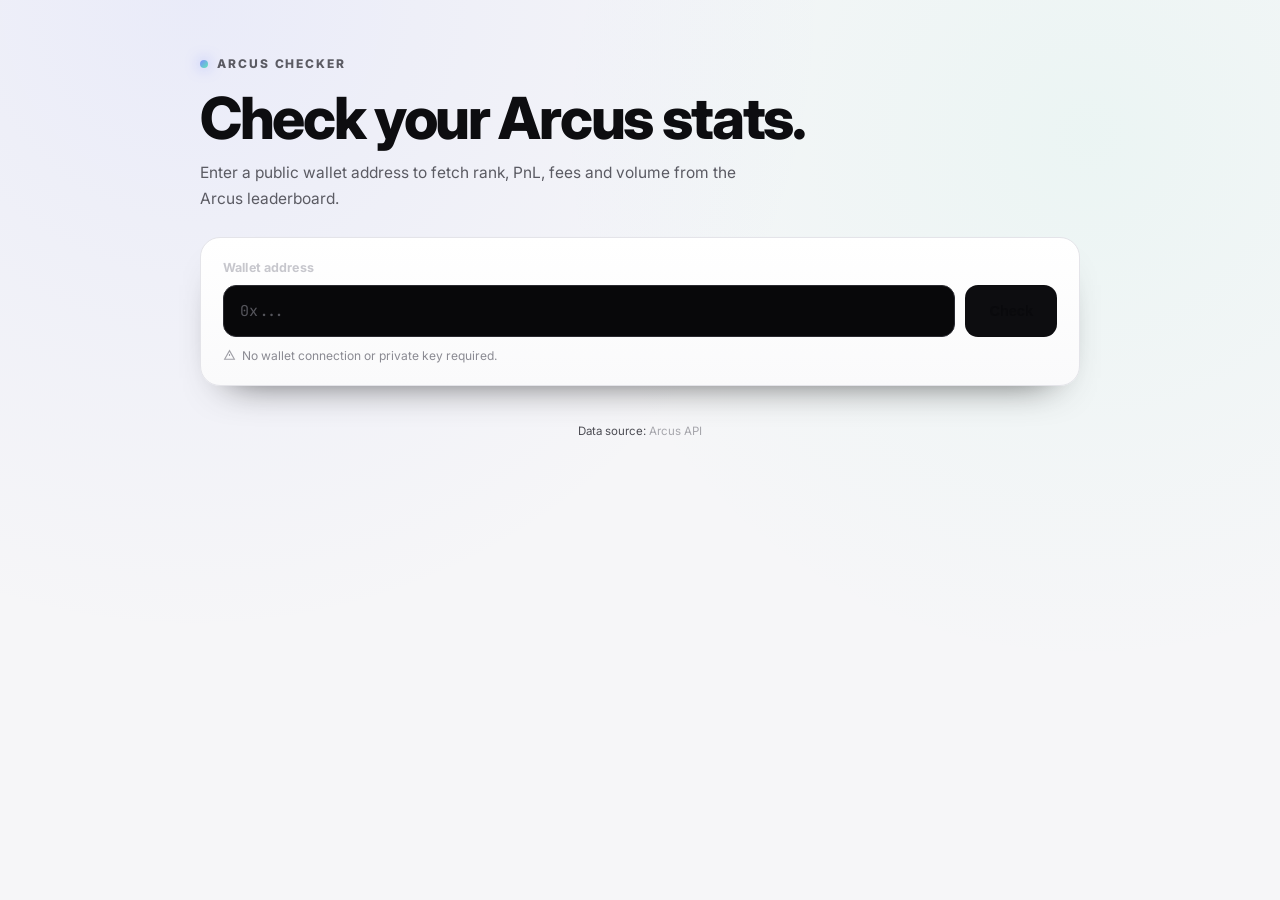
<file: arcus-checker-1.html>
<!doctype html>
<html lang="en">
<head>
<meta charset="UTF-8">
<meta name="viewport" content="width=device-width, initial-scale=1, viewport-fit=cover">
<meta name="description" content="Check Arcus leaderboard rank, PnL, fees and volume for any public wallet address.">
<title>Arcus Checker</title>
<link rel="preconnect" href="https://fonts.googleapis.com">
<link rel="preconnect" href="https://fonts.gstatic.com" crossorigin>
<link href="https://fonts.googleapis.com/css2?family=Inter:wght@400;500;600;700;800;900&family=JetBrains+Mono:wght@400;500;600;700&display=swap" rel="stylesheet">
<style>
  :root{
    box-sizing:border-box;
    --bg:#0a0a0d;
    --bg-soft:#111114;
    --card:#131317;
    --card-2:#0d0d10;
    --border:#242429;
    --border-soft:#1c1c21;
    --text:#f5f5f7;
    --text-dim:#98989f;
    --text-faint:#69696f;
    --accent:#7c8cff;
    --accent-2:#5ee6b8;
    --danger:#ff8080;
    --danger-bg:rgba(255,110,110,.08);
    --mono:"JetBrains Mono",ui-monospace,SFMono-Regular,"SF Mono",Menlo,Consolas,monospace;
    --sans:"Inter",ui-sans-serif,system-ui,-apple-system,"Segoe UI",sans-serif;
    --pos:#5ee6b8;
    --neg:#ff8080;
    padding-top:env(safe-area-inset-top,0px);
    padding-bottom:env(safe-area-inset-bottom,0px);
  }
  html{scroll-padding-top:env(safe-area-inset-top,0px);}
  *{box-sizing:border-box}
  body{
    margin:0;background:var(--bg);color:var(--text);font-family:var(--sans);
    min-height:100%;
    background-image:
      radial-gradient(circle at 15% 0%, rgba(124,140,255,.10), transparent 45%),
      radial-gradient(circle at 85% 15%, rgba(94,230,184,.07), transparent 40%);
    background-attachment:fixed;
  }
  html,body{height:100%}
  ::selection{background:var(--accent);color:#0a0a0d}

  .shell{width:min(880px,calc(100% - 32px));margin:0 auto;padding:56px 0 48px;}

  /* Hero */
  .brand{display:flex;align-items:center;gap:9px;font-size:12px;font-weight:800;letter-spacing:.16em;color:var(--text-dim);text-transform:uppercase}
  .brand .dot{width:8px;height:8px;border-radius:50%;background:linear-gradient(135deg,var(--accent),var(--accent-2));box-shadow:0 0 14px rgba(124,140,255,.7)}
  .hero{margin-bottom:26px}
  .hero h1{font-size:clamp(32px,6.4vw,58px);line-height:1.02;letter-spacing:-.04em;margin:18px 0 12px;font-weight:800}
  .hero p{max-width:560px;color:var(--text-dim);font-size:15.5px;line-height:1.65;margin:0}

  /* Card base */
  .card{
    background:linear-gradient(180deg,var(--card),var(--card-2));
    border:1px solid var(--border);border-radius:20px;padding:22px;
    box-shadow:0 1px 0 rgba(255,255,255,.02) inset, 0 20px 40px -28px rgba(0,0,0,.8);
  }

  .search-card label{display:block;font-size:12.5px;font-weight:700;margin-bottom:10px;color:#c7c7cd;letter-spacing:.01em}
  .search-row{display:flex;gap:10px}
  .search-row input{
    min-width:0;flex:1;background:#08080a;border:1px solid #2a2a30;color:#fff;border-radius:13px;
    padding:15px 16px;font:15px var(--mono);outline:none;transition:border-color .15s ease, box-shadow .15s ease;
  }
  .search-row input::placeholder{color:#55555c}
  .search-row input:focus{border-color:var(--accent);box-shadow:0 0 0 3px rgba(124,140,255,.15)}
  .search-row input.invalid{border-color:var(--danger)}
  .search-row button{
    border:0;border-radius:13px;padding:0 24px;background:var(--text);color:#0a0a0d;font-weight:800;font-size:14.5px;
    cursor:pointer;transition:transform .1s ease, opacity .15s ease;white-space:nowrap;
  }
  .search-row button:hover{opacity:.88}
  .search-row button:active{transform:scale(.97)}
  .search-row button:disabled{opacity:.5;cursor:default}
  .hint{margin-top:11px;color:var(--text-faint);font-size:12px;display:flex;align-items:center;gap:6px}
  .hint svg{flex:none;opacity:.8}
  .error{
    display:none;margin-top:12px;color:var(--danger);font-size:13px;background:var(--danger-bg);
    border:1px solid rgba(255,110,110,.25);border-radius:10px;padding:10px 12px;
  }
  .error.show{display:flex;align-items:center;gap:8px}

  /* Results */
  #results{margin-top:22px}
  #results.hidden{display:none}
  .toolbar{display:flex;justify-content:space-between;align-items:flex-start;gap:16px;margin-bottom:16px;flex-wrap:wrap}
  .address-row{display:flex;align-items:center;gap:8px;cursor:pointer}
  .address{font-family:var(--mono);font-size:13.5px;word-break:break-all;color:#e4e4e8}
  .address-row svg{flex:none;opacity:.5;transition:opacity .15s ease}
  .address-row:hover svg{opacity:.9}
  .status{color:var(--text-faint);font-size:12px;margin-top:6px;display:flex;align-items:center;gap:6px}
  .status .live{width:6px;height:6px;border-radius:50%;background:var(--pos);box-shadow:0 0 8px var(--pos)}
  .status .live.busy{background:var(--accent);box-shadow:0 0 8px var(--accent);animation:pulse 1s infinite}
  @keyframes pulse{0%,100%{opacity:1}50%{opacity:.35}}
  .secondary{
    height:38px;padding:0 15px;background:var(--bg-soft);color:#eee;border:1px solid var(--border);
    border-radius:11px;font-weight:700;font-size:13px;cursor:pointer;transition:border-color .15s ease,background .15s ease;
  }
  .secondary:hover{border-color:#3a3a41;background:#17171b}

  .tabs{display:flex;gap:6px;margin-bottom:14px;background:#0c0c0f;border:1px solid var(--border-soft);padding:4px;border-radius:12px;width:max-content}
  .tabs button{
    background:transparent;color:#888;border:0;border-radius:9px;padding:8px 16px;cursor:pointer;font-weight:700;font-size:13px;
    transition:background .15s ease,color .15s ease;
  }
  .tabs button.active{background:var(--bg-soft);color:#fff;box-shadow:0 1px 0 rgba(255,255,255,.04) inset}
  .tabs button:not(.active):hover{color:#bbb}

  .grid{display:grid;grid-template-columns:repeat(4,1fr);gap:10px}
  .stat{
    border-radius:17px;padding:19px 20px;min-height:116px;display:flex;flex-direction:column;justify-content:space-between;
    position:relative;overflow:hidden;transition:transform .18s ease,border-color .18s ease;
  }
  .stat::before{
    content:"";position:absolute;top:0;left:16px;right:16px;height:2px;border-radius:0 0 3px 3px;
    background:linear-gradient(90deg,transparent,var(--stat-c,var(--border)),transparent);opacity:.9;
  }
  .stat:hover{transform:translateY(-2px);border-color:#33333a}
  .stat .row{display:flex;align-items:center;justify-content:space-between;gap:8px}
  .stat span{font-size:11px;color:var(--text-faint);font-weight:700;letter-spacing:.05em;text-transform:uppercase}
  .stat svg{opacity:.55;flex:none}
  .stat strong{font-size:clamp(20px,3.6vw,31px);letter-spacing:-.03em;overflow:hidden;text-overflow:ellipsis;white-space:nowrap;font-variant-numeric:tabular-nums;transition:opacity .15s ease}
  .stat.rank{--stat-c:var(--accent)}
  .stat.rank strong{color:var(--accent)}
  .stat.pos{--stat-c:var(--pos)}
  .stat.pos strong{color:var(--pos)}
  .stat.neg{--stat-c:var(--danger)}
  .stat.neg strong{color:var(--danger)}
  .stat.loading strong{opacity:.25}
  .stat .shimmer{
    position:absolute;inset:0;pointer-events:none;opacity:0;
    background:linear-gradient(100deg,transparent 30%,rgba(255,255,255,.06) 50%,transparent 70%);
    background-size:200% 100%;
  }
  .stat.loading .shimmer{opacity:1;animation:shimmer 1.3s infinite}
  @keyframes shimmer{0%{background-position:160% 0}100%{background-position:-60% 0}}

  .details{display:grid;grid-template-columns:repeat(4,1fr);gap:16px;margin-top:10px}
  .details div{display:flex;flex-direction:column;gap:7px}
  .details span{font-size:11px;color:var(--text-faint);text-transform:uppercase;letter-spacing:.03em;font-weight:700}
  .details b{font-family:var(--mono);font-size:12.5px;overflow:hidden;text-overflow:ellipsis;color:#d6d6db;font-weight:500}

  .footnote{color:#5c5c63;font-size:11.5px;line-height:1.6;margin:16px 2px 0}
  .hidden{display:none}
  footer{text-align:center;color:#4c4c53;font-size:11.5px;margin-top:38px}
  a{color:#a6a6ac;text-decoration:none}
  a:hover{text-decoration:underline}

  .fade-in{animation:fadeIn .35s ease both}
  @keyframes fadeIn{from{opacity:0;transform:translateY(4px)}to{opacity:1;transform:translateY(0)}}

  @media(max-width:700px){
    .shell{padding-top:36px}
    .search-row{flex-direction:column}
    .search-row button{height:48px}
    .grid{grid-template-columns:repeat(2,1fr)}
    .details{grid-template-columns:repeat(2,1fr)}
    .toolbar{flex-direction:column;align-items:flex-start}
  }

  @media (prefers-color-scheme: light){
    :root:not([data-theme="dark"]){
      --bg:#f6f6f8;--bg-soft:#fff;--card:#ffffff;--card-2:#fafafb;--border:#e4e4e9;--border-soft:#ececef;
      --text:#0d0d10;--text-dim:#5b5b63;--text-faint:#8a8a92;--danger-bg:rgba(255,80,80,.08);
    }
  }
</style>
</head>
<body>
<main class="shell">
  <header class="hero">
    <div class="brand"><span class="dot"></span> ARCUS CHECKER</div>
    <h1>Check your Arcus stats.</h1>
    <p>Enter a public wallet address to fetch rank, PnL, fees and volume from the Arcus leaderboard.</p>
  </header>

  <section class="card search-card">
    <label for="wallet">Wallet address</label>
    <div class="search-row">
      <input id="wallet" autocomplete="off" spellcheck="false" placeholder="0x..." aria-label="Ethereum wallet address">
      <button id="check">Check</button>
    </div>
    <div class="hint">
      <svg width="13" height="13" viewBox="0 0 24 24" fill="none" stroke="currentColor" stroke-width="2"><path d="M12 9v4M12 17h.01M12 3l9 16H3z"/></svg>
      No wallet connection or private key required.
    </div>
    <div id="error" class="error" role="alert"></div>
  </section>

  <section id="results" class="hidden">
    <div class="toolbar">
      <div>
        <div class="address-row" id="addressRow" title="Copy address">
          <div id="address" class="address"></div>
          <svg width="13" height="13" viewBox="0 0 24 24" fill="none" stroke="currentColor" stroke-width="2"><rect x="9" y="9" width="13" height="13" rx="2"/><path d="M5 15H4a2 2 0 0 1-2-2V4a2 2 0 0 1 2-2h9a2 2 0 0 1 2 2v1"/></svg>
        </div>
        <div id="status" class="status"></div>
      </div>
      <button id="copy" class="secondary">Copy summary</button>
    </div>

    <nav class="tabs" aria-label="Time period">
      <button data-window="all" class="active">All time</button>
      <button data-window="30d">30d</button>
      <button data-window="24h">24h</button>
    </nav>

    <div class="grid">
      <article class="stat rank card">
        <div class="row"><span>Rank</span><svg width="15" height="15" viewBox="0 0 24 24" fill="none" stroke="currentColor" stroke-width="2"><path d="M8 21h8M12 17v4M7 4h10l-1 8a4 4 0 0 1-8 0L7 4z"/><path d="M5 4H3v2a4 4 0 0 0 4 4M19 4h2v2a4 4 0 0 1-4 4"/></svg></div>
        <strong id="rank">—</strong>
        <div class="shimmer"></div>
      </article>
      <article class="stat pnl card">
        <div class="row"><span>PnL</span><svg width="15" height="15" viewBox="0 0 24 24" fill="none" stroke="currentColor" stroke-width="2"><path d="M3 17l6-6 4 4 8-8M15 7h6v6"/></svg></div>
        <strong id="pnl">—</strong>
        <div class="shimmer"></div>
      </article>
      <article class="stat fees card">
        <div class="row"><span>Fees paid</span><svg width="15" height="15" viewBox="0 0 24 24" fill="none" stroke="currentColor" stroke-width="2"><circle cx="12" cy="12" r="9"/><path d="M12 7v10M15 9.5c0-1.4-1.3-2.5-3-2.5s-3 1-3 2.3c0 3 6 1.4 6 4.4 0 1.4-1.3 2.3-3 2.3s-3-1-3-2.3"/></svg></div>
        <strong id="fees">—</strong>
        <div class="shimmer"></div>
      </article>
      <article class="stat volume card">
        <div class="row"><span>Volume</span><svg width="15" height="15" viewBox="0 0 24 24" fill="none" stroke="currentColor" stroke-width="2"><path d="M3 3v18h18"/><path d="M7 15l4-5 3 3 5-7"/></svg></div>
        <strong id="volume">—</strong>
        <div class="shimmer"></div>
      </article>
    </div>

    <div class="card details">
      <div><span>Period</span><b id="period">—</b></div>
      <div><span>Raw volume</span><b id="rawVolume">—</b></div>
      <div><span>Raw fees</span><b id="rawFees">—</b></div>
      <div><span>Raw PnL</span><b id="rawPnl">—</b></div>
    </div>

    <p class="footnote">Values are formatted from the integer units returned by the Arcus leaderboard API (raw ÷ 1e9). This site does not custody funds or request wallet signatures.</p>
  </section>

  <footer>Data source: <a href="https://api.arcus.xyz" target="_blank" rel="noreferrer">Arcus API</a></footer>
</main>

<script>
const API = "https://api.arcus.xyz/v1/leaderboard";
const walletInput = document.querySelector("#wallet");
const checkBtn = document.querySelector("#check");
const errorEl = document.querySelector("#error");
const results = document.querySelector("#results");
const addressEl = document.querySelector("#address");
const addressRow = document.querySelector("#addressRow");
const statusEl = document.querySelector("#status");
const pnlStat = document.querySelector(".stat.pnl");

// Arcus leaderboard API returns raw integers scaled by 1e9, not 1e6.
const UNIT_DIVISOR = 1e9;

let currentWallet = "", currentWindow = "all", cache = {};

const validAddress = v => /^0x[a-fA-F0-9]{40}$/.test(v.trim());
const fmt = n => new Intl.NumberFormat("en-US", { maximumFractionDigits: 2 }).format(n);

function usd(n){
  const s = n < 0 ? "-" : "", x = Math.abs(n);
  if (x >= 1e12) return s + "$" + fmt(x/1e12) + "T";
  if (x >= 1e9)  return s + "$" + fmt(x/1e9)  + "B";
  if (x >= 1e6)  return s + "$" + fmt(x/1e6)  + "M";
  if (x >= 1e3)  return s + "$" + fmt(x/1e3)  + "K";
  return s + "$" + fmt(x);
}

function showError(m){
  errorEl.textContent = m;
  errorEl.classList.toggle("show", !!m);
  walletInput.classList.toggle("invalid", !!m);
}

function setLoading(on){
  checkBtn.disabled = on;
  document.querySelectorAll(".stat").forEach(el => el.classList.toggle("loading", on));
}

async function fetchStats(wallet, win){
  const key = wallet.toLowerCase() + ":" + win;
  if (cache[key]) return cache[key];
  const u = new URL(API);
  u.searchParams.set("window", win);
  u.searchParams.set("sortBy", "volume");
  u.searchParams.set("address", wallet);
  const r = await fetch(u, { headers: { Accept: "application/json" } });
  if (!r.ok) throw new Error(`Arcus API returned HTTP ${r.status}`);
  const d = await r.json();
  if (!d.entries?.length) throw new Error("No leaderboard entry found for this wallet.");
  return cache[key] = d.entries[0];
}

function render(e){
  const pnl = Number(e.pnl) / UNIT_DIVISOR;
  document.querySelector("#rank").textContent = e.rank != null ? "#" + e.rank : "—";
  document.querySelector("#pnl").textContent = usd(pnl);
  document.querySelector("#fees").textContent = usd(Number(e.feesPaid) / UNIT_DIVISOR);
  document.querySelector("#volume").textContent = usd(Number(e.volume) / UNIT_DIVISOR);
  document.querySelector("#period").textContent = currentWindow === "all" ? "All time" : currentWindow;
  document.querySelector("#rawVolume").textContent = Number(e.volume).toLocaleString();
  document.querySelector("#rawFees").textContent = Number(e.feesPaid).toLocaleString();
  document.querySelector("#rawPnl").textContent = Number(e.pnl).toLocaleString();

  pnlStat.classList.remove("pos", "neg");
  pnlStat.classList.add(pnl >= 0 ? "pos" : "neg");

  document.querySelectorAll(".grid .stat").forEach(el => {
    el.classList.remove("fade-in");
    void el.offsetWidth;
    el.classList.add("fade-in");
  });
}

async function check(win = currentWindow){
  showError("");
  statusEl.innerHTML = '<span class="live busy"></span> Loading…';
  setLoading(true);
  try {
    const e = await fetchStats(currentWallet, win);
    currentWindow = win;
    render(e);
    statusEl.innerHTML = '<span class="live"></span> Updated just now';
  } catch (err) {
    showError(err.message || "Unable to load Arcus data.");
    statusEl.textContent = "";
  } finally {
    setLoading(false);
  }
}

async function start(){
  const w = walletInput.value.trim();
  if (!validAddress(w)) {
    showError("Enter a valid 0x wallet address.");
    return;
  }
  currentWallet = w;
  cache = {};
  addressEl.textContent = w;
  results.classList.remove("hidden");
  await check("all");
}

checkBtn.addEventListener("click", start);
walletInput.addEventListener("input", () => showError(""));
walletInput.addEventListener("keydown", e => { if (e.key === "Enter") start(); });

document.querySelectorAll(".tabs button").forEach(b => {
  b.addEventListener("click", () => {
    document.querySelectorAll(".tabs button").forEach(x => x.classList.remove("active"));
    b.classList.add("active");
    check(b.dataset.window);
  });
});

addressRow.addEventListener("click", async () => {
  try {
    await navigator.clipboard.writeText(currentWallet);
    const original = addressEl.textContent;
    addressEl.textContent = "Copied!";
    setTimeout(() => addressEl.textContent = original, 1000);
  } catch {
    showError("Clipboard access was blocked by the browser.");
  }
});

document.querySelector("#copy").addEventListener("click", async () => {
  const copyBtn = document.querySelector("#copy");
  const text = `Arcus stats
Wallet: ${currentWallet}
Period: ${currentWindow}
Rank: ${document.querySelector("#rank").textContent}
PnL: ${document.querySelector("#pnl").textContent}
Fees: ${document.querySelector("#fees").textContent}
Volume: ${document.querySelector("#volume").textContent}`;
  try {
    await navigator.clipboard.writeText(text);
    copyBtn.textContent = "Copied!";
    setTimeout(() => copyBtn.textContent = "Copy summary", 1200);
  } catch {
    showError("Clipboard access was blocked by the browser.");
  }
});
</script>
</body>
</html>
</file>
